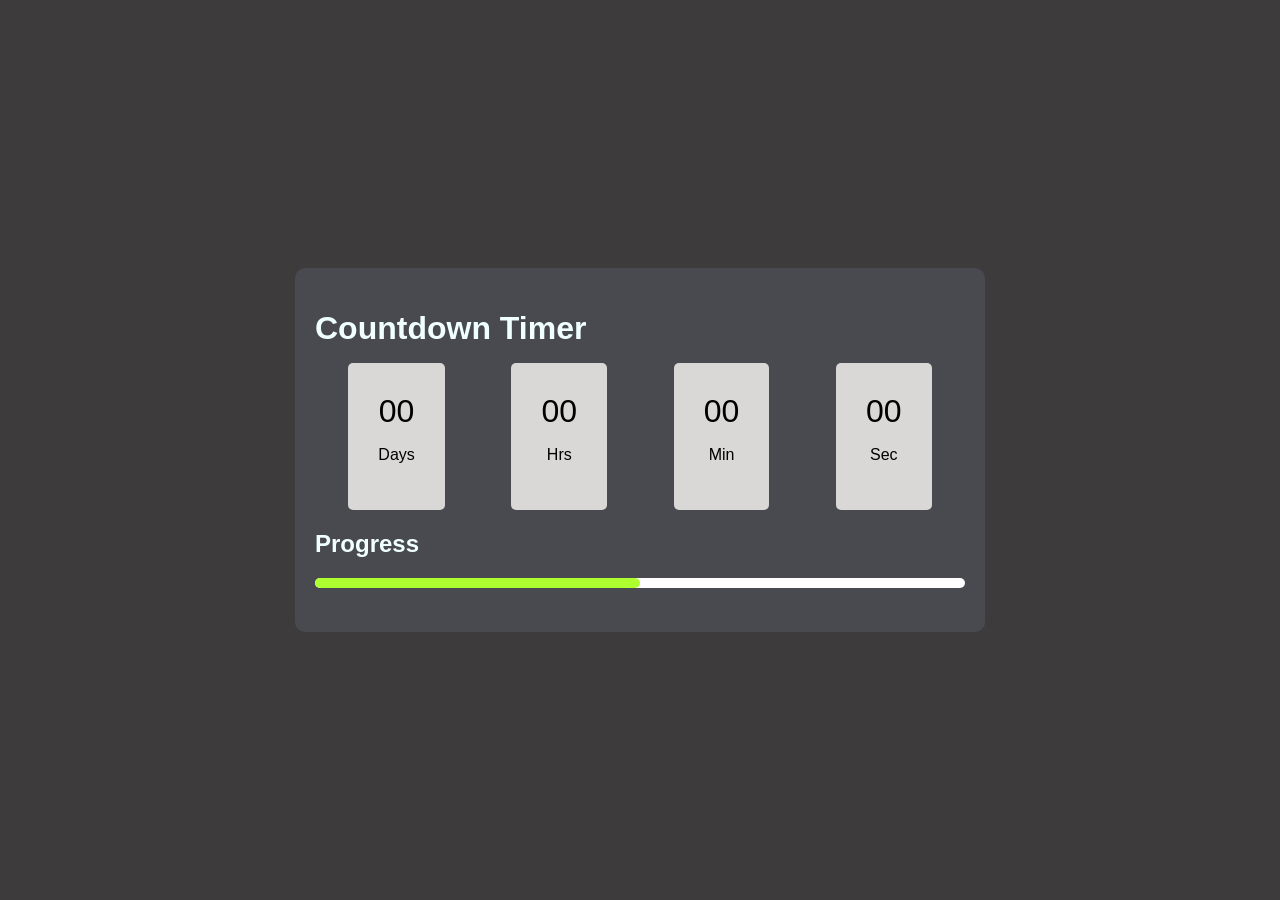
<file: countdownapp/index.html>
<!DOCTYPE html>
<html lang="en">
<head>
    <meta charset="UTF-8">
    <meta name="viewport" content="width=device-width, initial-scale=1.0">
    <title>countdown time</title>
    <link rel="stylesheet" href="styles.css">
</head>
<body>
    <div class="container">
        <!-- timer heading
        day min hr sec block
        progress heading 
        progressbar -->
        <h1>Countdown Timer</h1>
        <div id="countdown" >
            <div >
                <span id="days">00</span>
                <p>Days</p>
            </div>
            <div >
                <span id="hours">00</span>
                <p>Hrs</p>
            </div>
            <div >
                <span id="minutes">00</span>
                <p>Min</p>
            </div>
            <div >
                <span id="seconds">00</span>
                <p>Sec</p>
            </div>
        </div>
        <h2>Progress</h2>
        <div class="progress-continer">
            <div id="progress-bar">

            </div>
        </div>
    </div>
    <script src="script.js"></script>
</body>
</html>
</file>
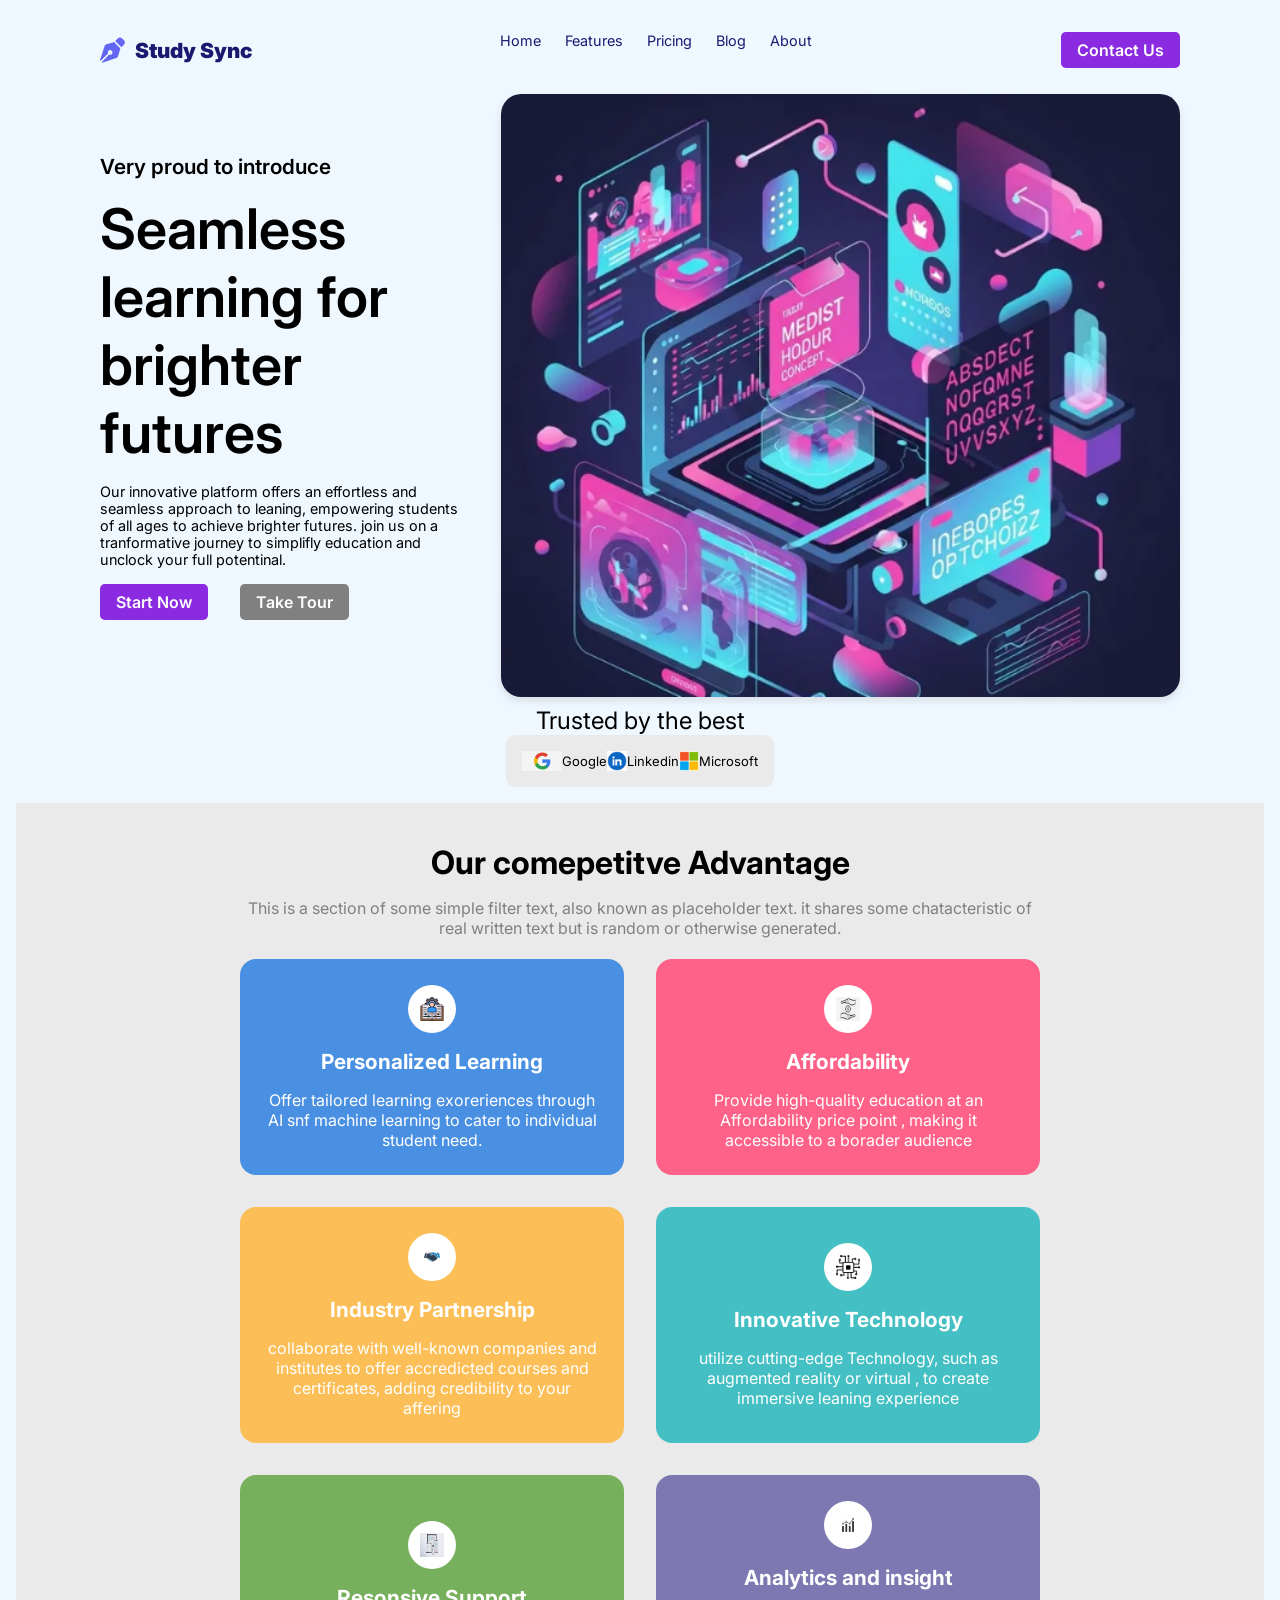
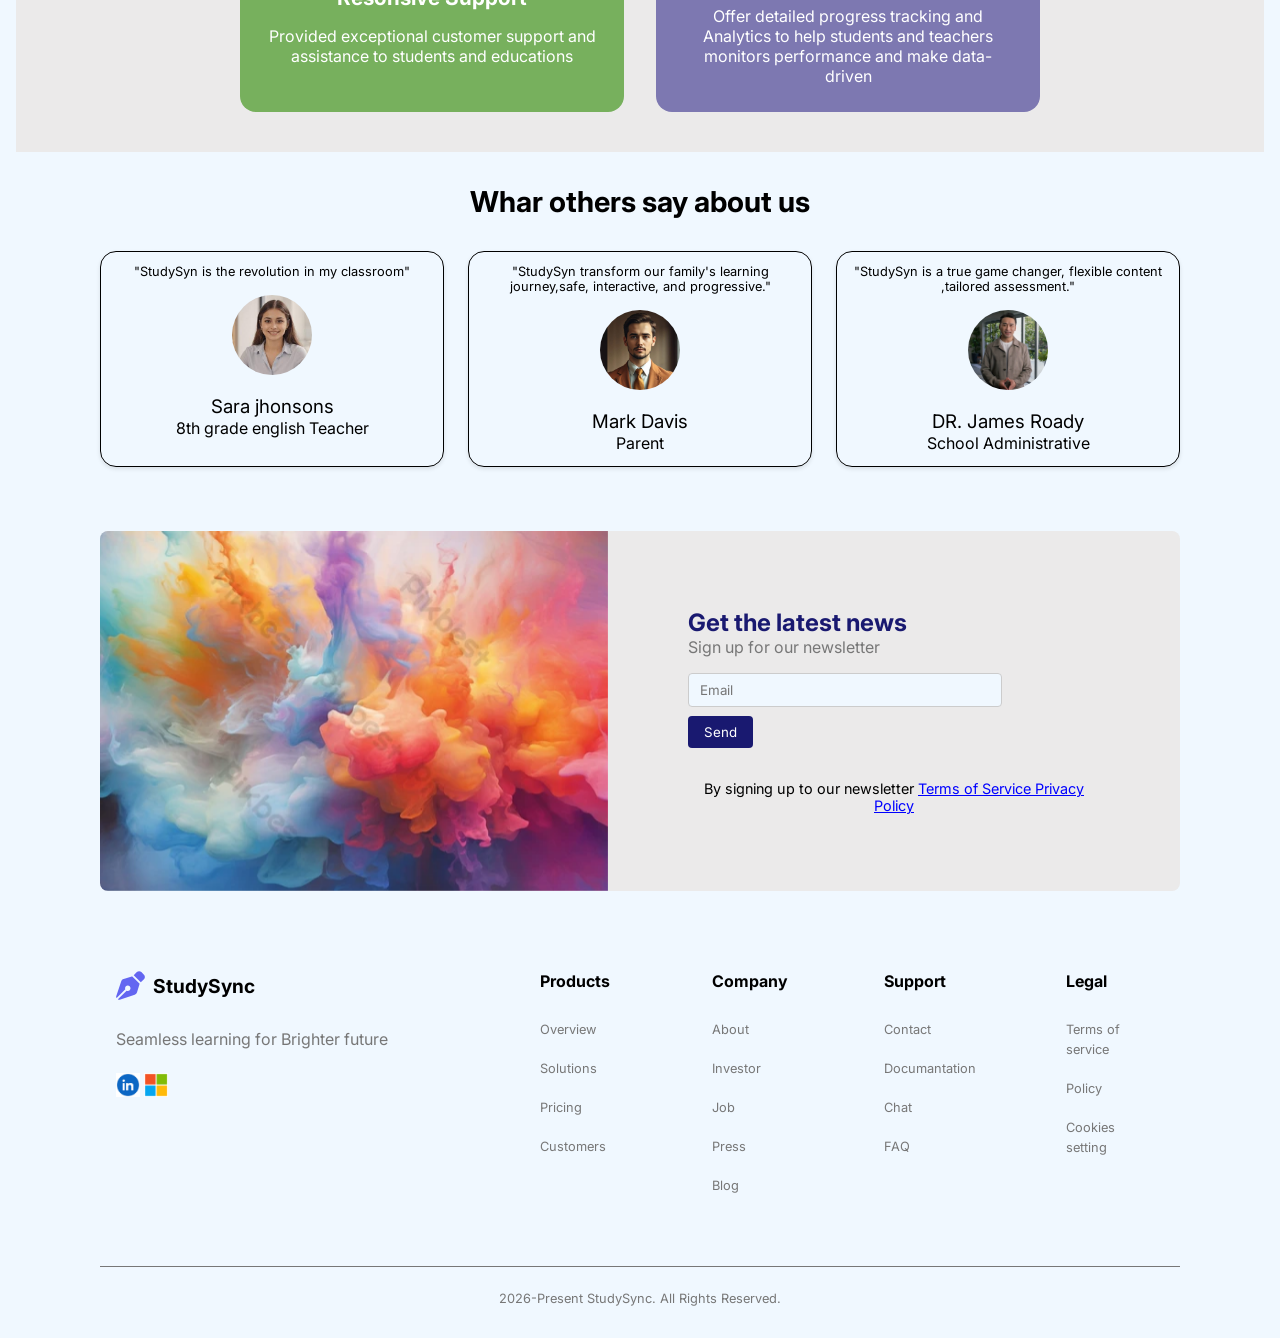
<file: studysync/index.html>
<!DOCTYPE html>
<html lang="en">
<head>
    <meta charset="UTF-8">
    <meta name="viewport" content="width=device-width, initial-scale=1.0">
    <title>Study Sync</title>
    <link rel="stylesheet" href="style.css">
  
</head>
<body>
    <div class="header">
        <header class="header-content">
            <a href="#logo" class="logo">
                <img src="./img/StudySyn.svg" alt="logo" class="logo-icon">
                <span class="logo-text">Study Sync</span>
            </a>
            <nav class="nav">
                <a href="#home" class="nav-link">Home</a>
                <a href="#Features" class="nav-link">Features</a>
                <a href="#Pricing" class="nav-link">Pricing</a>
                <a href="#About" class="nav-link">Blog</a>
                <a href="#About" class="nav-link">About</a>
            </nav>
            <a href="#contact" class="contact-button">
                Contact Us
            </a>
            <button type="button" class="menu-button">
                <img src="./img/Screenshot 2026-02-19 205322.png" alt="menuButtn" class="menu-icon">

            </button>
        </header>
    </div>
    <div class="content">
        <section class="main-content">
            <div class="content-left">
                <p class="section-label">Very proud to introduce</p>
                <h1 class="section-title">Seamless learning for brighter futures</h1>
                <p class="section-description">
                    Our innovative platform offers an effortless and seamless approach to leaning, empowering students of all ages to achieve brighter futures. join us on a tranformative journey to simplifly education and unclock your full potentinal.
                </p>
                <div class="button-group">
                    <a href="#start" class="start-button">Start Now</a>
                    <a href="#tour" class="tour-button">Take Tour</a>
                </div> 
            </div>
            <div class="content-right">
                <div class="image-container">
                    <img src="./img/hero image 2026-02-19 213731.png" alt="sectionimage" class="section-image">
                </div>
            </div>
        </section>
    </div>
    <div class="company-container">
        <h2>Trusted by the best</h2>
        <div class="company-grid">
            <div class="company-logo">
                <img src="./img/google (1).png" alt="" class="svg-image">
                <span class="logo-Text">Google</span>
                <img src="./img/linked(1).png" alt="" class="svg-image">
                <span class="logo-Text">Linkedin</span>
                <img src="./img/micro(1).png" alt="" class="svg-image">
                <span class="logo-Text">Microsoft</span>
            </div>
        </div>
    </div>
    <div class="feature-container">
        <div class="feature-content">
            <div class="main-info">
                <h2 class="main-title">
                    Our comepetitve Advantage
                </h2>
                <p class="main-description" >This is a section of some simple filter text, also known as placeholder text. it shares some chatacteristic of real written text but is random or otherwise generated.</p>
            </div>
            <div class="feature-grid">
                <!-- card1 -->
                 <div class="feature-card">
                    <div class="icon-container">
                        <img class="feature-svg" src="./img/personalized.png " alt="">
                    </div>
                    <div class="feature-info">
                        <div class="feature-title">
                            Personalized Learning
                        </div>
                        <div class="feature-description">
                            Offer tailored learning exoreriences through AI snf machine learning to cater to individual student need.
                        </div>
                    </div>
                 </div>

                <!-- card2 -->
                <div class="feature-card">
                    <div class="icon-container">
                        <img  class="feature-svg" src="./img/cardicon3.jpg" alt="">
                    </div>
                    <div class="feature-info">
                        <div class="feature-title">
                            Affordability
                        </div>
                        <div class="feature-description">
                            Provide high-quality education at an Affordability price point , making it accessible to a borader audience 
                        </div>
                    </div>
                 </div>
                <!-- card3 -->
                <div class="feature-card">
                    <div class="icon-container">
                        <img  class="feature-svg" src="./img/business-partnership-deal-partnership-icon-free-vector.jpg " alt="">
                    </div>
                    <div class="feature-info">
                        <div class="feature-title">
                            Industry Partnership
                        </div>
                        <div class="feature-description">
                           collaborate with well-known companies and institutes to offer accredicted courses and certificates, adding credibility to your affering 
                        </div>
                    </div>
                 </div>
                <!-- card4 -->
                <div class="feature-card">
                    <div class="icon-container">
                        <img  class="feature-svg" src="./img/techno.png " alt="">
                    </div>
                    <div class="feature-info">
                        <div class="feature-title">
                            Innovative Technology
                        </div>
                        <div class="feature-description">
                           utilize cutting-edge Technology, such as augmented reality or virtual , to create immersive leaning experience
                        </div>
                    </div>
                 </div>
                <!-- card5 -->
                <div class="feature-card">
                    <div class="icon-container">
                        <img  class="feature-svg" src="./img/responsive.jpg" alt="">
                    </div>
                    <div class="feature-info">
                        <div class="feature-title">
                            Resonsive Support 
                        </div>
                        <div class="feature-description">
                           Provided exceptional customer support and assistance to students and educations
                        </div>
                    </div>
                 </div>
                <!-- card6 -->
                <div class="feature-card">
                    <div class="icon-container">
                        <img  class="feature-svg" src="./img/cardicon2.jpg" alt="">
                    </div>
                    <div class="feature-info">
                        <div class="feature-title">
                            Analytics and insight
                        </div>
                        <div class="feature-description">
                           Offer detailed progress tracking and Analytics to help students and teachers monitors performance and make data-driven
                        </div>
                    </div>
                 </div>
            </div>
        </div>
    </div>
    <div class="testimonial-container">
        <div class="testimonial-content">
            <h2 class="testimonial-title">
                Whar others say about us
            </h2>
            <div class="testimonial-grid">
                <!-- card 1 -->
                <div class="testimonial-card">
                    <div class="testimonial-text">
                        "StudySyn is the revolution in my classroom"
                    </div>
                    <div class="testimonial-avatar">
                        <img src="./img/avatar1.jpg" >
                    </div>
                    <div class="testimonial-details">
                        <h3>
                            Sara jhonsons
                        </h3>
                        <p>
                            8th grade english Teacher
                        </p>
                    </div>
                </div>
                <!-- card 2 -->
            <div class="testimonial-card">
                <div class="testimonial-text">
                    "StudySyn transform our family's learning journey,safe, interactive, and progressive."
                </div>
                <div class="testimonial-avatar">
                    <img src="./img/avatar2.webp" >
                </div>
                <div class="testimonial-details">
                    <h3>
                       Mark Davis
                    </h3>
                    <p>
                        Parent
                    </p>
                </div>
            </div>
                <!-- card 3 -->
            <div class="testimonial-card">
                <div class="testimonial-text">
                    "StudySyn is a true game changer, flexible content ,tailored assessment."
                </div>
                <div class="testimonial-avatar">
                    <img src="./img/avatar3.jpg" >
                </div>
                <div class="testimonial-details">
                    <h3>
                        DR. James Roady
                    </h3>
                    <p>
                        School Administrative
                    </p>
                </div>
            </div>
            </div>
        </div>
    </div>
    <div class="newsletter-container">
        <div class="newsletter-content">

            <!-- left part -->
         <div class="news-left">
            <img src="./img/newsletter.jpg" alt="">
        </div>
        <!-- right part -->
        <div class="news-right">
            <div class="news-info">

                <h2 class="news-title">
                  Get the latest news  
                </h2>
                <p class="news-desc">
                    Sign up for our newsletter
                </p>
            </div>
            <form class="news-form">
                <input class="news-email" placeholder="Email">
                <button class="news-button">
                    Send
                </button>
            </form>
            <div class="privacypolicy">
                By signing up to our newsletter
                <a class="news-link">
                    Terms of Service
                </a>
                <a class="news-link">
                    Privacy Policy
                </a>
            </div>
        </div>
    </div>
 
</div>
<div class="footer-container">
    <footer class="footer">
        <div class="footer-top">
            <div class="comp-logo">
                <a class="logo-link" href="#">
                    <img class="logo-svg" src="./img/StudySyn.svg" >
                    StudySync
                </a>
            </div>
                <p class="filler-text">Seamless learning for Brighter future</p>
            <div class="socials">
                    <a class="social-link" href="#">
                        <img src="./img/linked(1).png" class="social-icon">
                    </a>
                    <a class="social-link">
                        <img src="./img/micro(1).png" class="social-icon">
                    </a>
                    
            </div>
        </div>
        
        <div class="footer-grid">
            <!-- column 1 -->
            <div class="footer-grid-column">
                <div class="footer-grid-heading">
                    Products
                </div>
                <ul class="footer-links-list">
                    <li>
                        <a href="overview" class="footer-links">Overview</a>
                    </li>
                    <li>
                        <a href="overview" class="footer-links">Solutions</a>
                    </li>
                    <li>
                        <a href="overview" class="footer-links">Pricing</a>
                    </li>
                    <li>
                        <a href="overview" class="footer-links">Customers</a>
                    </li>
                </ul>
            </div>
            <!-- column 2 -->
            <div class="footer-grid-column">
                <div class="footer-grid-heading">
                    Company
                </div>
                <ul class="footer-links-list">
                    <li>
                        <a href="overview" class="footer-links">About</a>
                    </li>
                    <li>
                        <a href="overview" class="footer-links">Investor</a>
                    </li>
                    <li>
                        <a href="overview" class="footer-links">Job</a>
                    </li>
                    <li>
                        <a href="overview" class="footer-links">Press</a>
                    </li>
                    <li>
                        <a href="overview" class="footer-links">Blog</a>
                    </li>
                </ul>
            </div>
             <!-- column 3 -->
            <div class="footer-grid-column">
                <div class="footer-grid-heading">
                    Support
                </div>
                <ul class="footer-links-list">
                    <li>
                        <a href="overview" class="footer-links">Contact</a>
                    </li>
                    <li>
                        <a href="overview" class="footer-links">Documantation</a>
                    </li>
                    <li>
                        <a href="overview" class="footer-links">Chat</a>
                    </li>
                    <li>
                        <a href="overview" class="footer-links">FAQ</a>
                    </li>
                </ul>
            </div>
             <!-- column 4 -->
            <div class="footer-grid-column">
                <div class="footer-grid-heading">
                    Legal
                </div>
                <ul class="footer-links-list">
                    <li>
                        <a href="overview" class="footer-links">Terms of service</a>
                    </li>
                    <li>
                        <a href="overview" class="footer-links">Policy</a>
                    </li>
                    <li>
                        <a href="overview" class="footer-links">Cookies setting</a>
                    </li>
                    
                </ul>
            </div>

        </div>

    </footer>
    <div class="footer-copyright">
        2026-Present StudySync. All Rights Reserved.
    </div>
</div>
</body>
</html>
</file>
<file: countdownapp/styles.css>
body{
    background-color:rgb(61, 59, 59);
    color: azure;
    display: flex;
    justify-content: center;
    align-items: center;
    margin: 0;
    height: 100vh;
    font-family: Arial, Helvetica, sans-serif;
}
.container{
    width: 80%;
    max-width: 650px;
    margin: 0 auto;
    background-color: rgb(73, 73, 80);
    padding: 20px;
    border-radius: 10px;
}

h1{
    font-size: 2rem;
    margin-bottom: 1rem;
}
#countdown{
    display: flex;
    justify-content: space-around;


}
#countdown div{
    text-align: center;
    padding: 30px;
    background: #dad7d7;
    border-radius: 5px;
    color: black;
    display: flex;
    flex-direction: column;
}
span{
    font-size: xx-large;
}
.progress-continer{
    background-color: white;
    width: 100%;
    height: 10px;
    border-radius: 5px;
    margin-bottom: 1.5rem;
}
#progress-bar{
    background-color: greenyellow;
    width: 50%;
    height: 100%;
    transition: width 1s ease-in-out;
    border-radius: 5px;
}
</file>
<file: studysync/style.css>
@import url('https://fonts.googleapis.com/css2?family=Inter:ital,opsz,wght@0,14..32,100..900;1,14..32,100..900&display=swap');

*{
    margin: 0;
    padding: 0;
   text-decoration: none;
   font-family: "Inter", sans-serif;
   font-optical-sizing: auto;
   font-weight: 400;
   font-style: normal;
   
}
body{
    height: 100vh;
    text-align: center;
    background-color: aliceblue;
    padding: 1rem;
}
.header-content{
    max-width: 1080px;
    margin: 0 auto;
    display: flex;
    justify-content: space-between;
    padding: 1rem;
}
.logo{
    display: flex;
    align-items: center;
    font-size: 1.2rem;
    font-weight: bold;
    color: midnightblue;
    gap: 0.625rem;
}
.logo-icon{
    height: 1.575rem;
    width: 1.538rem;

}
.logo-text{
    font-size: 1.3rem;
    font-weight: 900;
}
.nav{
    display: none;
    gap: 1.5rem;
}
@media screen and (min-width:768px){
    .nav{
        display: flex;
    }
}

.nav-link{
    color: midnightblue;
    font-size: 0.9rem;
    transform: color 0.1s;
    
}
.nav-link:hover{
    color: blue;
}
.contact-button{
    display: none;
    border: none;
    border-radius: 0.3rem;
    background-color: blueviolet;
    color: white;
    transform: all 0.1s;
    padding: 0.5rem 1rem;
    font-size: 1rem;
    font-weight: 600;
}
 @media screen and (min-width:768px){
    .contact-button{
        display: block;
     }  
}
.contact-button:hover{
    background-color: midnightblue;
}
.menu-button{
    display: none;
    border: none;
    border-radius: 0.3785rem;

}
@media screen and (max-width:768px){
    .menu-button{
        display: block;
      
    }
}
.menu-icon{
    height: 1.5rem;
    width: 1.5rem;
}
.main-content{
    max-width: 1080px;
    display: flex;
    flex-direction: column;
    gap: 2rem;
    padding: 0.6rem;
    align-items: center;
    margin: 0 auto;
}

.content-left{
    text-align: center;
    animation: slidefromleft 1s ease forwards;
    opacity: 0;
}
@keyframes slidefromleft{
    0%{
        opacity: 0%;
        transform: translate(-100%);
    }
    100%{
        opacity: 1;
        transform: translate(0);
    }
}
.section-label{
    font-size: 1.3rem;
    font-weight: 600;
    color: black;
}
.section-title{
    font-size: 2.3rem;
    color: black;
    padding: 1rem;

}
.section-description{
    color: black;
    font-size:0.9rem;
}
.button-group{
    display: flex;
    gap: 2rem;
    padding: 1rem;
    align-items: center;
    justify-content: center;

}
.start-button, .tour-button{
    border: none;
    border-radius: 0.3rem;
    background-color: blueviolet;
    color: white;
    transform: all 0.1s;
    padding: 0.5rem 1rem;
    font-size: 1rem;
    font-weight: 600;
}
.tour-button{
    background-color: grey;
}
.start-button:hover{
    background-color:  midnightblue;;
}
.tour-button:hover{
    background-color: darkgrey;
}
.content-right{
    display: flex;
    align-items: center;
    justify-content: center;
}
.image-container{
    border: none;
    border-radius: 1.26rem;
    overflow: hidden;
    box-shadow: 0px 4px 8px rgba(0,0,0,0.1);
    height: 57vh;
}
.section-image{
    height: 100%;
}
@media screen and (min-width:768px){
    .main-content{
        flex-direction: row;
    }
    .content-left{
        max-width: 50%;
        text-align: left;
    
}
.section-title{
    padding-left:  0;
}
.button-group{
    justify-content: start;
    padding-left: 0;
}
.section-title{
    font-size: 3.5rem;
    font-weight: 600;
}
.image-container{
    height: 67vh;
}
}
.company-container{
    display: flex;
    flex-direction: column;
    justify-content: center;
    align-items: center;
    animation: slidefromleft 1s ease forwards;
    margin-bottom: 1rem;

}
.company-grid{
    display: grid;
    grid-template-columns: repeat(2,1fr);
    gap: 3rem;
    padding: 1rem;
    background-color:rgb(235, 234, 234);
    border: none;
    border-radius: 0.6rem;
    display: flex;
    justify-content: center;
    align-items: center;
}
.company-logo{
    font-size: 1rem;
    font-weight: 500;
    display: flex;
    gap: 0.5;
    justify-content: center;
    align-items: center;
    

}
.svg-image{
    height: 20px;

}
.logo-Text{
    font-size: small;
}
.feature-container{
    background-color: rgb(235, 234, 234);
    padding: 2.5rem 0;
    text-align: center;
}
.feature-content{
    max-width: 800px;
    margin: 0 auto;
    padding: 0 2rem;
}
.main-info{
    display: flex;
    flex-direction: column;
    gap: 1rem;
}
.main-title{
    font-size: 2rem;
    font-weight: bold;
}
.main-description{
    color: grey;
    font-size: 1rem;
}
.feature-grid{
    display: grid;
    gap: 1rem;
    grid-template-columns: repeat(2,1fr);
    grid-gap: 2rem;
    margin-top: 1.3rem;
    
}
.icon-container{
    background-color: white;
    height: 3rem;
    width: 3rem;
    border-radius: 50%;
    display: flex;
    justify-content: center;
    align-items: center;
}
.feature-svg{
    width: 1.5rem;
    height: 1.5rem;
}
.feature-card{
    display: flex;
    flex-direction: column;
    justify-content: center;
    align-items: center;
    background-color: blueviolet;
    padding: 1.6rem;
    border-radius: 1rem;
    gap: 1rem;
}
.feature-info{
    display: flex;
    flex-direction: column;
    gap: 1rem;
}
.feature-title{
    color: white;
    font-weight: bold;
    font-size: 1.3rem;
}
.feature-description{
    color: white;
}
.feature-card:nth-child(1){
    background-color: #4a90e2;
}
.feature-card:nth-child(2){
    background-color: #ff6289;
}
.feature-card:nth-child(3){
    background-color: #fcbf58;
}
.feature-card:nth-child(4){
    background-color: #44bfc3;
}
.feature-card:nth-child(5){
    background-color: #77b05d;
}
.feature-card:nth-child(6){
    background-color: #7d78b1;
}
@media screen and (max-width:768px){
    .feature-grid{
        grid-template-columns: repeat(1,1fr);
      
    }
}
.testimonial-container{
    background-color: aliceblue;
    padding: 2rem;
    margin: 0 auto;
    max-width: 1080px;
}
.testimonial-title{
    font-size: 1.8rem;
    font-weight: bold;
}
.testimonial-grid{
    display: grid;
    grid-template-columns: repeat(auto-fill,minmax(300px,1fr));
    grid-gap: 1.5rem;
    
}
.testimonial-content{
    display: flex;
    flex-direction: column;
    gap: 2rem;
}
.testimonial-card{
    display: flex;
    flex-direction: column;
    border: 1px solid black;
    border-radius: 1rem;
    box-shadow: 0 2px 4px rgba(0,0,0,0.1);
    padding: 0.8rem ;
    gap: 1rem;
    transition: transform 0.3s ,box-shadow 0.3s ease;
}
.testimonial-card:hover{
    transform: scale(1.05);
    box-shadow: 0 4px 8px rgba(0,0,0,0.2);
    border: 1px solid blue;
}
.testimonial-avatar img{
    height: 5rem;
    width: 5rem;
    border-radius: 50%;
}
.testimonial-text{
    font-size: 0.8rem;
}
.newsletter-container{
    background-color: aliceblue;
    padding: 2rem;
    max-width: 1080px;
    height: 40vh;
    margin: 0 auto;
}
.newsletter-content{
    display: flex;
    background-color: rgb(235, 234, 234);
    height: 100%;
    border-radius: 8px;
    overflow: hidden;
}
.news-left{
    width: 50%;
    height: 100%;
    display: none;
    position: relative;

}
.news-left img{
    position: absolute;
    inset: 0;
    width: 100%;
    height: 100%;
    object-fit: cover;
    object-position: center;
   
}
@media screen and (min-width:640px){
    .news-left{
        display: block;
        width: 50%;
    }
    .news-right{
        width: 50%;
    }
    .newsletter-container{
        padding: 2rem;
    }
}
.news-right{
    display: flex;
    flex-direction: column;
    gap: 1rem;
    padding: 2rem;
    justify-content: center;
    align-items: flex-start;
}
.news-title{
    font-size: 1.5rem;
    font-weight: bold;
    color: midnightblue;
}
.news-info{
    padding:0 3rem;
}
.news-desc{
    text-align: left;
    color:#777;
}
.news-form{
    padding: 0 3rem;
    display: flex;
    flex-wrap: wrap;
    margin-bottom: 1rem;
    gap: 0.6rem;
}
.news-email{
    background-color: aliceblue;
    width: 100%;
    color: #333;
    outline: none;
    border: 1px solid #ccc;
    border-radius: 4px;
    padding: 0.5rem 0.7rem;
}
.news-email:focus{
    border-color: #2563eb;
    box-shadow: 0 4px 8px rgba(0,0,0,0.13);
}
.news-button{
    background-color: midnightblue;
    color: white;
    border: none;
    border-radius: 0.25rem;
    padding:0.5rem 1rem;
}
.news-button:hover{
    background-color: #2563eb;
}
.privacypolicy{
    padding: 0 3rem;
    font-size: 0.9rem;
}
.news-link{
    text-decoration: underline;
    color: blue;
}
@media  screen and (min-width:640px) {
    .news-title{
        font-size: 1.5rem;
    }
}
.footer-container{
    background-color: aliceblue;
    margin: 0 auto;
    padding: 0 2rem;
    display: flex;
    flex-direction: column;
    max-width: 1080px;
}
.footer{
    max-width: 1080px;
    padding: 1rem;
    text-align: left;
    display: flex;
    justify-content: space-between;
    
    
}
.footer-top{
    width: 34%;
    display: flex;
    flex-direction: column;
    gap: 1.5rem;
}
.logo-svg{
    width: 1.8rem;
    height: 5.8rem;
}
.comp-logo{
    display: flex;
    justify-content: flex-start;
    margin-bottom: -1.7rem;
}
.logo-link{
    display: flex;
    justify-content: center;
    align-items: center;
    gap: 0.5rem;
    font-size: 1.2rem;
    font-weight: bold;
    color: black;
}
.social-icon{
    width: 1.5rem;
    height: 1.5rem;
}
.filler-text{
    font-size: 1rem;
    color: #777;
}
.footer-grid{
    display: grid;
    grid-template-columns: repeat(4,1fr);
    width: 58%;
    grid-gap: 5.6rem;
    padding: 2rem 1rem;
}
.footer-grid-heading{
    font-size: 1rem;
    font-weight: bold;
}
ul{
    list-style-type: none;
}
.footer-links{
    color: #777;
    font-size: 0.8rem;

}
.footer-links-list{
    display: flex;
    flex-direction: column;
    gap: 1.2rem;
}
.footer-grid-heading{
    margin-bottom: 1.65rem ;
}
.footer-copyright{
    color: #777;
    font-size: 0.8rem;
    padding-bottom: 2rem;
    margin-top: 1.5rem;
    border-top: 1px solid #777;
    padding-top: 1.5rem;
}
@media screen and (max-width:1040px) {
    .footer{
        flex-direction: column;
        align-items: center;
    }
    .footer-top{
        padding-left: 10rem;
    }
    .footer-grid{
        align-self: center;
        justify-content: space-evenly;
    }
    
}
@media screen and (max-width:850px){
    .footer-top{
        padding-left: 5rem;
    }
    .footer-grid{
        grid-template-columns: repeat(2,1fr);
    }
}
</file>
